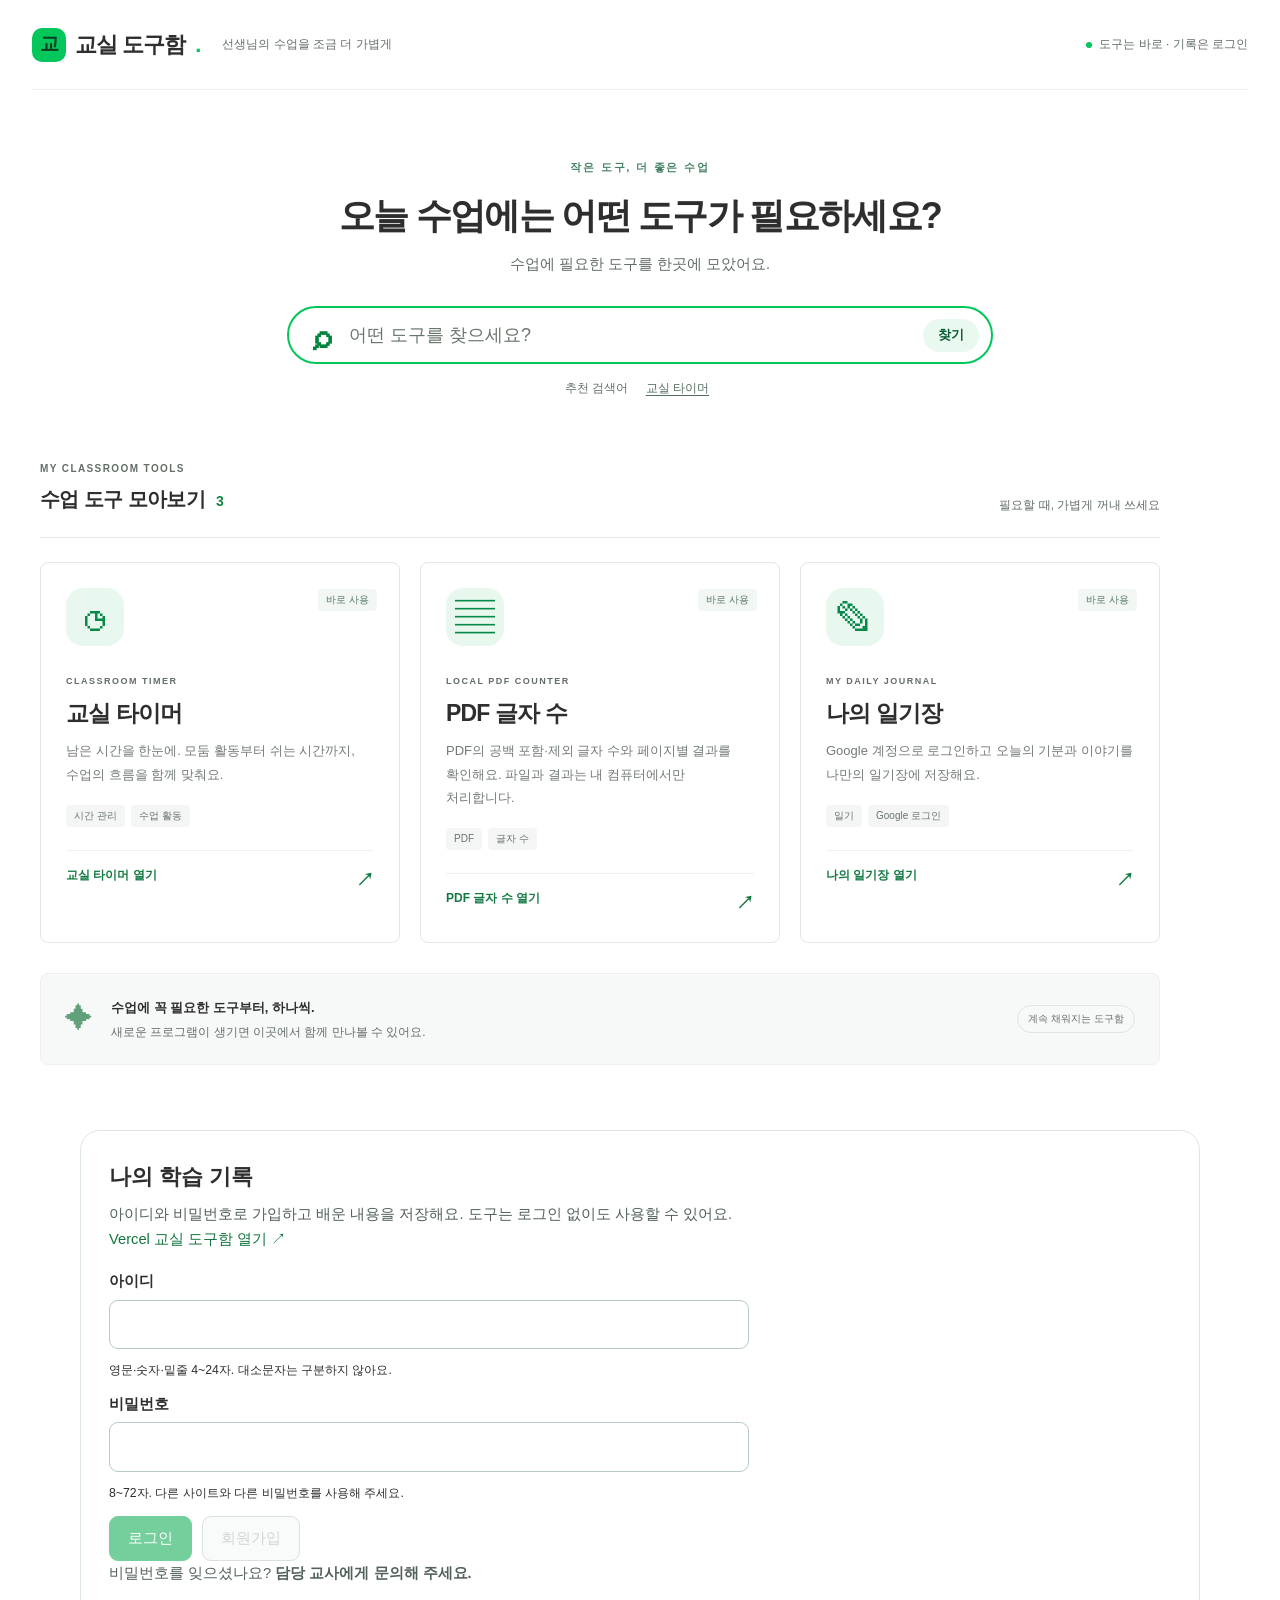
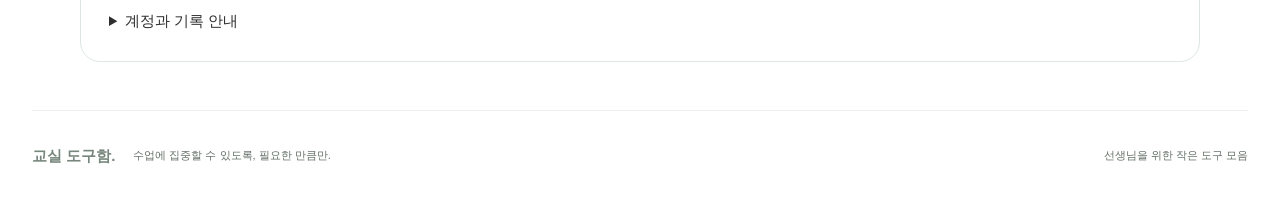
<file: index.html>
<!doctype html>
<html lang="ko">
<head>
  <meta charset="utf-8">
  <meta name="viewport" content="width=device-width, initial-scale=1">
  <meta name="theme-color" content="#03c75a">
  <meta name="description" content="수업에 필요한 도구를 한곳에. 설치 없이 사용하는 교실 타이머와 교사 도구 허브.">
  <title>교실 도구함 · 수업에 필요한 작은 도구들</title>
  <link rel="stylesheet" href="styles.css">
  <script defer src="timer.js"></script>
  <script defer src="app.js"></script>
<link rel="stylesheet" href="account.css"><script type="module" src="account.js"></script>
</head>
<body>
  <a class="skip" href="#main">본문으로 바로가기</a>
  <header class="topbar"><a class="brand" href="#/" aria-label="교실 도구함 홈"><span class="brand-mark">교</span>교실 도구함<span class="brand-dot">.</span></a><span class="top-note">선생님의 수업을 조금 더 가볍게</span><span class="local-badge"><i></i> 도구는 바로 · 기록은 로그인</span></header>
  <main id="main" tabindex="-1">
    <section id="hub-view">
      <div class="hero"><span class="eyebrow">작은 도구, 더 좋은 수업</span><h1>오늘 수업에는<br class="mobile-break"> 어떤 도구가 필요하세요?</h1><p>수업에 필요한 도구를 한곳에 모았어요.</p><form id="search-form" class="search" role="search"><span class="search-symbol" aria-hidden="true">⌕</span><label class="sr-only" for="search">프로그램 검색</label><input id="search" type="search" placeholder="어떤 도구를 찾으세요?" autocomplete="off"><button id="search-clear" type="button" aria-label="검색어 지우기" hidden>×</button><button class="search-submit" aria-label="검색">찾기</button></form><div class="search-hint">추천 검색어 <button type="button" id="suggest-timer">교실 타이머</button></div></div>
      <div class="hub-content"><div class="section-title"><div><span class="eyebrow">MY CLASSROOM TOOLS</span><h2>수업 도구 모아보기 <span id="tool-count">1</span></h2></div><span class="section-note">필요할 때, 가볍게 꺼내 쓰세요</span></div><div id="app-list" class="app-grid"></div><div id="empty-search" class="empty" hidden><span aria-hidden="true">⌕</span><h3>찾는 도구가 없어요</h3><p>다른 검색어를 입력하거나 전체 도구를 확인해 보세요.</p><button id="reset-search" class="button secondary">전체 도구 보기</button></div><p id="search-status" class="sr-only" role="status"></p><aside class="hub-tip"><span class="tip-icon" aria-hidden="true">✦</span><div><strong>수업에 꼭 필요한 도구부터, 하나씩.</strong><p>새로운 프로그램이 생기면 이곳에서 함께 만나볼 수 있어요.</p></div><span class="tip-tag">계속 채워지는 도구함</span></aside></div>
    </section>
    <section id="timer-view" hidden>
      <div class="timer-heading"><a href="#/" class="back-link">← 도구함으로</a><span class="privacy-note">입력한 정보는 저장하지 않아요</span></div>
      <div class="timer-page-title"><span class="eyebrow">CLASSROOM TIMER</span><h1>교실 타이머<span class="brand-dot">.</span></h1><p>활동의 시작부터 마무리까지, 함께 시간을 맞춰요.</p></div>
      <div class="timer-layout"><section id="timer-stage" class="timer-stage" aria-label="교실 타이머"><div class="stage-top"><span class="stage-label"><span class="live-dot"></span> 지금은 집중하는 시간</span><button id="fullscreen" class="icon-button" aria-label="전체 화면으로 보기">⛶ <span>전체 화면</span></button></div><div class="clock-content"><span id="state-label" class="state-pill">준비됐어요</span><div id="clock" class="clock" role="timer" aria-label="남은 시간" aria-live="off">05:00</div><p id="clock-caption">시간을 정하고 시작해 보세요</p><div class="progress-track" role="progressbar" aria-label="남은 시간 비율" aria-valuemin="0" aria-valuemax="100" aria-valuenow="100" id="progress"><div id="progress-fill"></div></div></div><div class="timer-controls"><button id="start" class="button primary"><span aria-hidden="true">▶</span> <span id="start-label">시작하기</span></button><button id="reset" class="button secondary">↻ 초기화</button></div><div class="stage-bottom"><span>수업의 흐름에 맞춰 자유롭게 사용하세요</span><span class="fullscreen-hint">Esc 키로 전체 화면 종료</span></div></section>
      <aside class="settings card"><div class="settings-title"><span class="settings-icon" aria-hidden="true">◷</span><h2>시간 설정</h2></div><p class="settings-description">활동에 필요한 시간을 정해 주세요.</p><fieldset id="time-fields"><legend class="sr-only">타이머 시간 설정</legend><span class="field-label">빠른 시간 선택</span><div class="presets"><button type="button" data-minutes="1">1분</button><button type="button" data-minutes="3">3분</button><button type="button" data-minutes="5" aria-pressed="true">5분</button><button type="button" data-minutes="10">10분</button></div><div class="divider"></div><span class="field-label">직접 입력</span><div class="time-inputs"><div><label for="minutes">분</label><input id="minutes" type="number" min="0" max="99" step="1" value="5" inputmode="numeric" aria-describedby="input-help input-error"></div><span class="colon" aria-hidden="true">:</span><div><label for="seconds">초</label><input id="seconds" type="number" min="0" max="59" step="1" value="0" inputmode="numeric" aria-describedby="input-help input-error"></div></div><p id="input-help" class="input-help">1초부터 99분 59초까지 설정할 수 있어요.</p></fieldset><p id="input-error" class="error" role="alert" hidden></p><p id="locked-help" class="input-help" hidden>시간을 바꾸려면 먼저 초기화해 주세요.</p><div class="divider"></div><label class="sound-row" for="sound"><span><strong>종료 알림음</strong><small>시간이 끝나면 소리로 알려드려요</small></span><input id="sound" type="checkbox" role="switch" checked></label><button id="test-sound" class="text-button" type="button">♪ 알림음 미리 듣기</button><p id="notice" class="notice" role="status"></p><div class="settings-tip"><strong>수업 전 확인해 주세요</strong><p>PC 음량과 절전 설정을 확인하면<br>더 편하게 사용할 수 있어요.</p></div></aside></div>
      <p id="timer-announcement" class="sr-only" role="status" aria-live="polite"></p>
    </section>
    <section id="not-found" class="empty" hidden><h1>페이지를 찾을 수 없어요</h1><a href="#/" class="button primary">도구함으로 돌아가기</a></section>
    <section class="account-panel" id="account-panel" aria-labelledby="account-name">
      <h2 id="account-name">나의 학습 기록</h2>
      <p>아이디와 비밀번호로 가입하고 배운 내용을 저장해요. 도구는 로그인 없이도 사용할 수 있어요.</p>
      <p><a class="account-link" href="https://classroom-toolbox-seven.vercel.app/">Vercel 교실 도구함 열기 ↗</a></p>
      <form id="auth-form" method="post">
        <label for="username">아이디<input id="username" name="username" autocomplete="username" pattern="[A-Za-z0-9_]{4,24}" minlength="4" maxlength="24" required aria-describedby="username-help"></label>
        <small id="username-help">영문·숫자·밑줄 4~24자. 대소문자는 구분하지 않아요.</small>
        <label for="password">비밀번호<input id="password" name="password" type="password" autocomplete="current-password" minlength="8" maxlength="72" required aria-describedby="password-help"></label>
        <small id="password-help">8~72자. 다른 사이트와 다른 비밀번호를 사용해 주세요.</small>
        <div class="account-actions"><button class="primary" type="submit" id="login" disabled>로그인</button><button type="submit" id="signup" disabled>회원가입</button></div>
      </form>
      <p>비밀번호를 잊으셨나요? <strong>담당 교사에게 문의해 주세요.</strong></p>
      <button id="logout" type="button" hidden>로그아웃</button>
      <p id="account-status" class="account-status" role="status" aria-live="polite"></p>
      <div id="learning-area" hidden>
        <h3>오늘의 학습 남기기</h3>
        <form id="record-form">
          <label for="studied-on">학습 날짜<input id="studied-on" type="date" required></label>
          <label for="subject">과목·활동<input id="subject" maxlength="80" required placeholder="예: 지리 · 기후 단원"></label>
          <label for="learning-minutes">학습 시간(분)<input id="learning-minutes" type="number" min="1" max="1440" step="1" required></label>
          <label for="learning-content">배운 내용<textarea id="learning-content" maxlength="4000" required placeholder="오늘 배운 내용과 느낀 점을 적어 보세요."></textarea></label>
          <button class="primary" type="submit">학습 기록 저장</button>
        </form>
        <h3>나의 기록</h3><p id="record-summary"></p><button id="reload-records" type="button">다시 불러오기</button><div id="records"></div>
      </div>
      <details><summary>계정과 기록 안내</summary><p>아이디·인증 정보와 학습 기록은 Supabase 서울 리전에 저장합니다. 본인 계정에서 기록을 확인·삭제할 수 있어요. 공용 컴퓨터에서는 사용 후 로그아웃해 주세요. 회원 탈퇴와 계정 복구는 담당 교사에게 문의해 주세요.</p></details>
    </section>
  </main>
  <footer><a class="footer-brand" href="#/">교실 도구함.</a><span>수업에 집중할 수 있도록, 필요한 만큼만.</span><span class="footer-right">선생님을 위한 작은 도구 모음</span></footer>
  <dialog id="leave-dialog"><h2>도구함으로 돌아갈까요?</h2><p>이동하면 실행 중인 타이머가 종료됩니다.</p><div class="dialog-actions"><button id="leave-cancel" class="button secondary">계속 사용하기</button><button id="leave-confirm" class="button primary">이동하기</button></div></dialog>
</body>
</html>
</file>
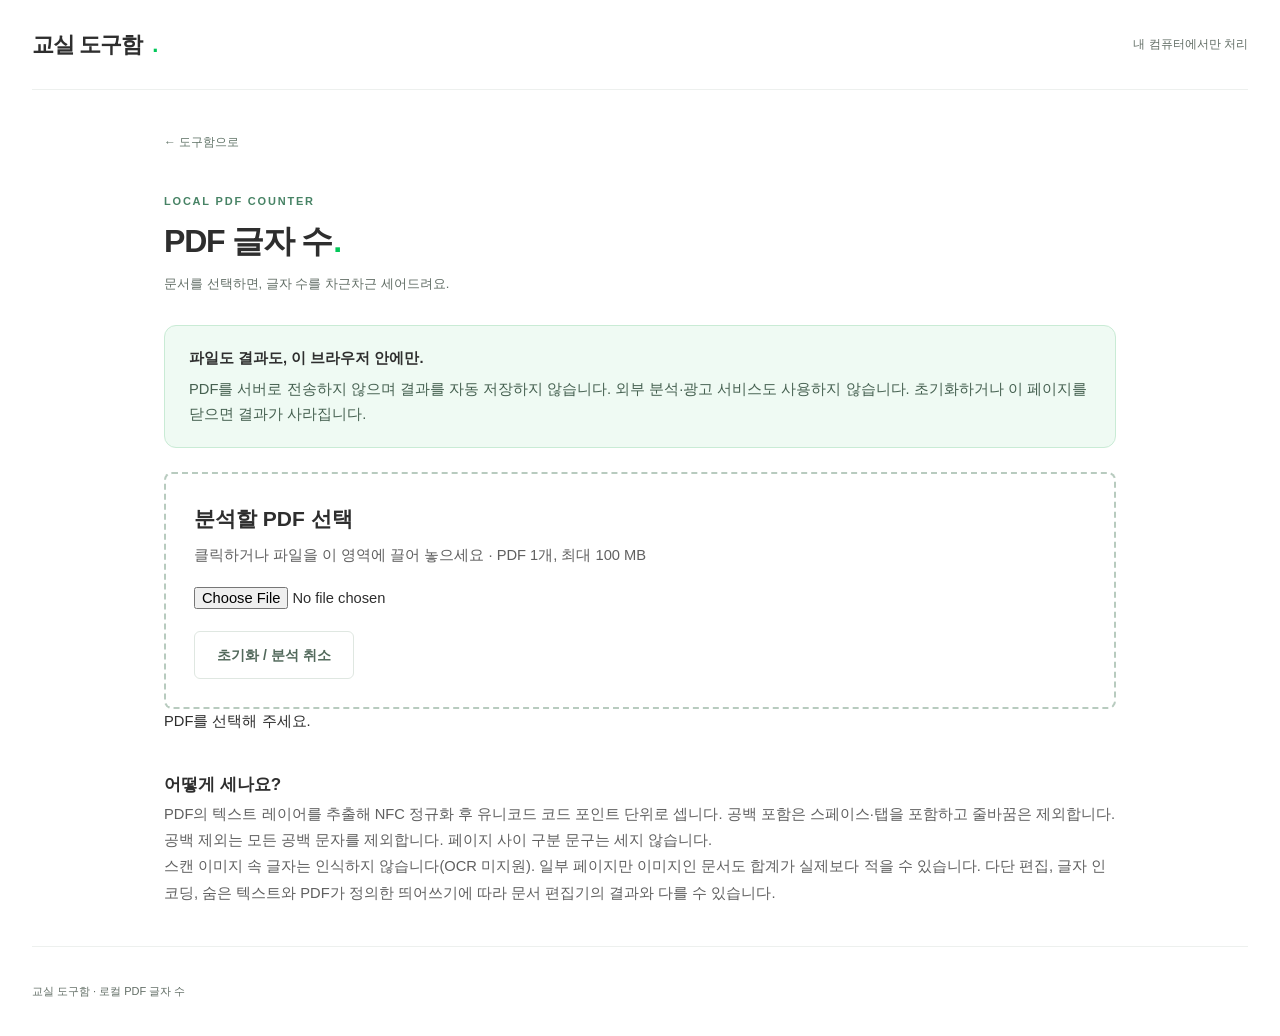
<file: pdf-counter/index.html>
<!doctype html>
<html lang="ko"><head><meta charset="utf-8"><meta name="viewport" content="width=device-width,initial-scale=1"><meta http-equiv="Content-Security-Policy" content="default-src 'none'; script-src 'self'; worker-src 'self' blob:; connect-src 'self'; style-src 'self'; img-src 'self' data:; base-uri 'none'; form-action 'none'; object-src 'none'"><title>PDF 글자 수 · 교실 도구함</title><link rel="stylesheet" href="../styles.css"><link rel="stylesheet" href="counter.css"><script defer src="bootstrap.js"></script></head><body>
<header class="topbar"><a class="brand" href="../index.html">교실 도구함<span class="brand-dot">.</span></a><span class="local-badge">내 컴퓨터에서만 처리</span></header>
<main class="pdf-main"><a class="back-link" href="../index.html">← 도구함으로</a><div class="timer-page-title"><span class="eyebrow">LOCAL PDF COUNTER</span><h1>PDF 글자 수<span class="brand-dot">.</span></h1><p>문서를 선택하면, 글자 수를 차근차근 세어드려요.</p></div>
<aside class="privacy"><strong>파일도 결과도, 이 브라우저 안에만.</strong><p>PDF를 서버로 전송하지 않으며 결과를 자동 저장하지 않습니다. 외부 분석·광고 서비스도 사용하지 않습니다. 초기화하거나 이 페이지를 닫으면 결과가 사라집니다.</p></aside>
<section class="card upload"><label for="pdf-file"><strong>분석할 PDF 선택</strong><span>클릭하거나 파일을 이 영역에 끌어 놓으세요 · PDF 1개, 최대 100 MB</span></label><input type="file" id="pdf-file" accept=".pdf,application/pdf"><div class="actions"><button id="clear" class="button secondary" type="button">초기화 / 분석 취소</button></div></section>
<p id="status" role="status" aria-live="polite">PDF를 선택해 주세요.</p><progress id="progress" value="0" max="1" hidden aria-label="페이지 분석 진행률"></progress>
<section id="result" hidden><h2 id="filename"></h2><div class="metrics"><article class="card"><span>공백 포함</span><strong id="with-space">0</strong><small>자</small></article><article class="card"><span>공백 제외</span><strong id="without-space">0</strong><small>자</small></article><article class="card"><span>전체 페이지</span><strong id="pages">0</strong><small>쪽</small></article></div><p id="warning" class="privacy"></p><details open><summary>페이지별 글자 수</summary><div class="table-wrap"><table><thead><tr><th>페이지</th><th>공백 포함</th><th>공백 제외</th><th>상태</th></tr></thead><tbody id="page-rows"></tbody></table></div></details><details><summary>추출한 텍스트 확인</summary><p>읽기 순서·띄어쓰기는 원본과 다를 수 있습니다.</p><pre id="text"></pre></details></section>
<aside class="count-help"><h2>어떻게 세나요?</h2><p>PDF의 텍스트 레이어를 추출해 NFC 정규화 후 유니코드 코드 포인트 단위로 셉니다. 공백 포함은 스페이스·탭을 포함하고 줄바꿈은 제외합니다. 공백 제외는 모든 공백 문자를 제외합니다. 페이지 사이 구분 문구는 세지 않습니다.</p><p>스캔 이미지 속 글자는 인식하지 않습니다(OCR 미지원). 일부 페이지만 이미지인 문서도 합계가 실제보다 적을 수 있습니다. 다단 편집, 글자 인코딩, 숨은 텍스트와 PDF가 정의한 띄어쓰기에 따라 문서 편집기의 결과와 다를 수 있습니다.</p></aside>
</main><footer>교실 도구함 · 로컬 PDF 글자 수</footer></body></html>
</file>
<file: styles.css>
:root{--page-bg:#fff;--text-body:#2e2e2e;--brand-primary:#03c75a;--border-default:#e3e5e8;--surface-subtle:#f5f7f8;--green-dark:#075c32;--muted:#727b77}*{box-sizing:border-box}body{margin:0;color:var(--text-body);background:var(--page-bg);font:14.7px/1.6 -apple-system,BlinkMacSystemFont,"Malgun Gothic","맑은 고딕",sans-serif}button,input{font:inherit}button,a,input{-webkit-tap-highlight-color:transparent}button{cursor:pointer}a{color:inherit;text-decoration:none}button:disabled{cursor:default;opacity:.45}[hidden]{display:none!important}:focus-visible{outline:2px solid #176bce;outline-offset:4px}button{transition:background .15s,color .15s}h1,h2,h3,p{margin:0}.sr-only,.skip{position:absolute;width:1px;height:1px;padding:0;overflow:hidden;clip:rect(0,0,0,0);white-space:nowrap}.skip:focus{width:auto;height:auto;clip:auto;padding:12px;z-index:10;background:white}.topbar{max-width:1280px;margin:0 auto;height:90px;display:flex;align-items:center;gap:22px;border-bottom:1px solid #edf0ee}.brand{font-weight:800;font-size:22px;letter-spacing:-1px;display:flex;align-items:center;gap:9px}.brand-mark{font-size:19px;display:grid;place-items:center;background:var(--brand-primary);width:34px;height:34px;border-radius:10px;color:#053e22}.brand-dot{color:var(--brand-primary);margin-left:1px}.top-note{color:#818883;font-size:12px}.local-badge{margin-left:auto;font-size:12px;color:#62736a;display:flex;align-items:center;gap:7px}.local-badge i,.live-dot{width:6px;height:6px;background:var(--brand-primary);border-radius:50%;display:inline-block}main{min-height:calc(100vh - 180px)}.hero{text-align:center;padding:65px 20px 56px}.eyebrow{font-size:11px;font-weight:700;letter-spacing:1.8px;color:#478365}.hero h1{font-size:36px;letter-spacing:-1.7px;line-height:1.4;margin-top:12px}.hero>p{color:var(--muted);margin-top:12px}.search{max-width:706px;height:58px;display:flex;align-items:center;border:2px solid var(--brand-primary);border-radius:30px;margin:30px auto 0;padding:0 12px 0 24px;gap:16px;text-align:left}.search-symbol{font-size:35px;font-weight:700;color:#00843d;line-height:1}.search input{border:0;outline:none;min-width:0;flex:1;font-size:18px;background:none}.search input::placeholder{color:#9ca59f}.search:focus-within{box-shadow:0 0 0 3px #03c75a18}.search button{border:0;background:none;font-size:20px;color:#427254}.search .search-submit{font-size:13px;border-radius:20px;background:#eaf9f0;padding:6px 15px;color:var(--green-dark);font-weight:700}.search-hint{margin-top:14px;color:#8c948f;font-size:12px}.search-hint button{margin-left:8px;border:0;background:none;color:#536d5e;font-size:12px;text-decoration:underline;text-underline-offset:3px}.hub-content{max-width:1120px;margin:0 auto 65px}.section-title{display:flex;justify-content:space-between;align-items:end;padding-bottom:22px;border-bottom:1px solid var(--border-default);margin-bottom:24px}.section-title .eyebrow{font-size:10px;letter-spacing:1.4px;color:#8a958e}.section-title h2{font-size:20px;letter-spacing:-.6px;margin-top:4px}.section-title h2>span{font-size:14px;color:#148346;margin-left:6px}.section-note{font-size:12px;color:#869089}.app-grid{display:grid;grid-template-columns:repeat(3,minmax(0,1fr));gap:20px}.app-card{border:1px solid var(--border-default);border-radius:8px;padding:25px;position:relative;display:block;background:white}.app-card:hover{border-color:#8acfa8;background:#fcfffd}.app-icon{width:58px;height:58px;display:grid;place-items:center;border-radius:17px;background:#e8f8ee;color:#07894a;font-size:40px;line-height:1;margin-bottom:22px}.app-badge{position:absolute;right:22px;top:26px;font-size:10px;padding:3px 8px;background:#f2f7f4;color:#537762;border-radius:4px}.app-label{font-size:9px;letter-spacing:1.5px;font-weight:700;color:#8d9991}.app-card h3{font-size:23px;letter-spacing:-.8px;margin:3px 0 8px}.app-card p{font-size:13px;color:#727b76;line-height:1.8;min-height:48px;word-break:keep-all}.tags{display:flex;gap:6px;margin:18px 0 23px}.tags span{font-size:10px;background:#f4f6f5;color:#66746b;border-radius:4px;padding:3px 8px}.app-action{display:flex;justify-content:space-between;border-top:1px solid #eef1ef;padding-top:15px;font-size:12px;font-weight:700;color:#147a43}.app-action span{font-size:18px}.hub-tip{margin-top:30px;background:#f7f9f8;border:1px solid #edf1ee;border-radius:8px;padding:22px 24px;display:flex;align-items:center;gap:18px}.tip-icon{color:#61a17a;font-size:28px}.hub-tip strong{font-size:13px}.hub-tip p{font-size:12px;color:#828b85;margin-top:3px}.tip-tag{margin-left:auto;font-size:10px;color:#89978d;border:1px solid #dde5df;border-radius:20px;padding:5px 10px}footer{max-width:1280px;margin:0 auto;border-top:1px solid #edf0ee;min-height:90px;display:flex;align-items:center;gap:18px;font-size:11px;color:#929992}.footer-brand{font-weight:800;font-size:15px;color:#78877d}.footer-right{margin-left:auto}.mobile-break{display:none}.empty{text-align:center;padding:60px 20px}.empty>span{font-size:44px;color:#90aa9a}.empty p{margin:12px 0 20px;color:var(--muted)}#timer-view{max-width:1120px;margin:0 auto;padding-bottom:55px}.timer-heading{display:flex;justify-content:space-between;padding-top:24px;align-items:center}.back-link{font-size:12px;color:#627569}.back-link:hover{text-decoration:underline}.privacy-note{font-size:11px;color:#929b95}.timer-page-title{margin:35px 0 30px}.timer-page-title h1{font-size:32px;letter-spacing:-1.2px;margin-top:4px}.timer-page-title p{margin-top:7px;color:#7a857d;font-size:13px}.timer-layout{display:grid;grid-template-columns:minmax(0,1fr) 315px;gap:24px;align-items:start}.timer-stage{border:1px solid #dce8e0;border-radius:8px;padding:24px 28px;background:#fcfefd;display:flex;flex-direction:column;min-width:0}.stage-top{display:flex;align-items:center;justify-content:space-between;gap:10px}.stage-label{font-size:12px;color:#5a7865;display:flex;gap:8px;align-items:center}.icon-button{border:1px solid #e1e9e4;background:white;border-radius:5px;font-size:17px;color:#5e7166;padding:4px 9px;white-space:nowrap}.icon-button span{font-size:11px;margin-left:3px}.icon-button:hover{background:#edf7f1}.clock-content{text-align:center;padding:40px 0 30px}.state-pill{display:inline-block;background:#edf6f0;color:#47785c;padding:4px 12px;border-radius:20px;font-size:11px;font-weight:700}.clock{font-family:ui-monospace,"Cascadia Code",Consolas,monospace;font-variant-numeric:tabular-nums;font-size:clamp(64px,9.8vw,138px);letter-spacing:-8px;line-height:1.45;font-weight:600;color:#183e2b;margin:8px 0}.clock-content p{font-size:12px;color:#7f8e84}.progress-track{height:5px;background:#e7eee9;border-radius:10px;overflow:hidden;width:80%;margin:32px auto 0}.progress-track>div{height:100%;width:100%;background:var(--brand-primary);border-radius:10px}.timer-controls{display:flex;justify-content:center;gap:10px}.button{display:inline-flex;align-items:center;justify-content:center;gap:9px;padding:12px 22px;border-radius:6px;border:1px solid transparent;font-size:14px;font-weight:700;min-height:46px}.primary{background:var(--brand-primary);color:#053c21}.primary:hover{background:#08b354}.secondary{background:white;border-color:#dfe7e1;color:#52695b}.secondary:hover{background:#f0f6f2}#start{min-width:182px}.stage-bottom{display:flex;justify-content:center;border-top:1px solid #eaf0ec;margin-top:32px;padding-top:17px;font-size:10px;color:#8f9c93}.fullscreen-hint{display:none}.card{border:1px solid var(--border-default);border-radius:8px;padding:24px}.settings-title{display:flex;align-items:center;gap:8px}.settings-title h2{font-size:16px}.settings-icon{font-size:22px;color:#59956e}.settings-description{font-size:11px;color:#859087;margin:6px 0 22px}fieldset{padding:0;margin:0;border:0;min-width:0}.field-label{font-size:12px;font-weight:700;color:#5c6c61}.presets{display:grid;grid-template-columns:repeat(4,1fr);gap:6px;margin-top:10px}.presets button{border:1px solid #e0e7e2;background:white;border-radius:5px;padding:8px 0;font-size:12px;color:#64766a}.presets button[aria-pressed=true]{background:#eaf9f0;border-color:#7bc89a;color:#126536;font-weight:700}.presets button:hover{background:#edf7f0}.divider{height:1px;background:#edf0ee;margin:22px 0}.time-inputs{display:flex;gap:12px;align-items:end;margin-top:12px}.time-inputs>div{flex:1;min-width:0}.time-inputs label{font-size:11px;color:#829087;display:block;margin-bottom:5px}.time-inputs input{width:100%;height:48px;border:1px solid #dee6e0;border-radius:5px;text-align:center;font-size:22px;color:#32543e;background:#fff;font-variant-numeric:tabular-nums}.time-inputs input[aria-invalid=true]{border-color:#bc4231}.colon{height:48px;line-height:48px;color:#829087}.input-help{font-size:10px;color:#7c8a81;margin-top:10px}.sound-row{display:flex;align-items:center;justify-content:space-between;gap:10px}.sound-row strong{display:block;font-size:12px}.sound-row small{display:block;color:#86928a;font-size:10px;margin-top:4px}.sound-row input{appearance:none;width:35px;height:21px;background:#aab5ae;border-radius:20px;position:relative;flex-shrink:0;cursor:pointer}.sound-row input:checked{background:#119a50}.sound-row input:before{content:"";position:absolute;width:15px;height:15px;border-radius:50%;background:white;left:3px;top:3px}.sound-row input:checked:before{left:17px}.text-button{border:0;background:none;color:#326d48;font-size:11px;padding:9px 0;text-decoration:underline;text-underline-offset:3px}.settings-tip{padding:14px;background:#f6f8f6;border-radius:5px;margin-top:15px}.settings-tip strong{font-size:11px;color:#68796c}.settings-tip p{font-size:10px;color:#89948c;margin-top:5px}.error,.notice{font-size:11px;color:#a43c29;margin-top:8px;overflow-wrap:anywhere}.notice:empty{display:none}[data-state=finished] .state-pill{background:#fff0de;color:#8e4e0c}[data-state=finished] .clock{color:#a15916}[data-state=paused] .state-pill{background:#fff5de;color:#855f20}dialog{border:1px solid var(--border-default);border-radius:12px;padding:28px;max-width:calc(100vw - 32px);box-shadow:0 15px 70px #12322222}dialog::backdrop{background:#132b2166}dialog h2{font-size:20px}dialog p{margin:12px 0 24px;color:#6a786e;font-size:13px}.dialog-actions{display:flex;gap:8px;justify-content:flex-end}#timer-stage:fullscreen{background:#fcfefd;padding:32px 5vw;border:0;border-radius:0;width:100%;height:100%;overflow:auto;justify-content:space-between}#timer-stage:fullscreen .clock-content{padding:10px 0}#timer-stage:fullscreen .clock{font-size:clamp(64px,min(22vw,35vh),340px);letter-spacing:-.05em;line-height:1.2}#timer-stage:fullscreen .clock-caption{font-size:20px}#timer-stage:fullscreen .state-pill{font-size:16px}#timer-stage:fullscreen .stage-bottom{justify-content:space-between}#timer-stage:fullscreen .fullscreen-hint{display:inline}#timer-stage:fullscreen .progress-track{margin-top:20px}#timer-stage:fullscreen .button{font-size:18px;min-height:54px}.timer-stage:fullscreen .timer-controls{margin-top:12px}@media(min-width:1600px){.hero{padding-top:80px;padding-bottom:65px}}@media(max-width:1350px){.topbar,footer{margin-left:32px;margin-right:32px}.hub-content,#timer-view{margin-left:40px;margin-right:40px}}@media(max-width:1023px){.app-grid{grid-template-columns:repeat(2,minmax(0,1fr))}.timer-layout{grid-template-columns:1fr}.settings{max-width:none}.clock{font-size:clamp(80px,17vw,150px)}.settings-tip br{display:none}.settings-description{margin-bottom:15px}.top-note{display:none}.clock-content{padding-top:25px}}@media(max-width:600px){.topbar{height:72px;margin:0 20px}.brand{font-size:18px}.brand-mark{width:29px;height:29px;font-size:16px}.local-badge{font-size:10px}.hero{padding:44px 20px 40px}.hero h1{font-size:27px;letter-spacing:-1px}.hero>p{font-size:12px}.mobile-break{display:block}.search{height:54px;padding-left:16px;gap:10px}.search input{font-size:14px}.search .search-submit{font-size:11px;padding:5px 10px}.hub-content,#timer-view{margin-left:20px;margin-right:20px}.app-grid{grid-template-columns:1fr}.section-note,.tip-tag,.privacy-note{display:none}.section-title h2{font-size:19px}.hub-tip{padding:18px 16px;gap:12px}.hub-tip strong{font-size:12px}.hub-tip p{font-size:11px}.hub-content{margin-bottom:40px}footer{margin:0 20px;flex-wrap:wrap;gap:8px 12px;padding:20px 0}.footer-right{width:100%;margin:0}.timer-page-title{margin:25px 0}.timer-page-title h1{font-size:28px}.timer-page-title p{font-size:11px}.timer-stage{padding:18px 16px}.stage-label{font-size:10px}.icon-button{font-size:15px}.clock{font-size:clamp(60px,19vw,110px);letter-spacing:-4px}.clock-content{padding:28px 0}.clock-content p{font-size:11px}#start{min-width:0;flex:1}.timer-controls .button{padding:11px 16px}.stage-bottom{font-size:9px}.settings{padding:20px}.dialog-actions{flex-wrap:wrap}#timer-stage:fullscreen{padding:20px}#timer-stage:fullscreen .clock{font-size:clamp(50px,min(23vw,35vh),340px)}#timer-stage:fullscreen .stage-bottom{flex-wrap:wrap;gap:8px}}@media(prefers-reduced-motion:reduce){*{transition:none!important;scroll-behavior:auto!important}}
:root{--muted:#626e66}
/* Keep small helper text readable on white and pale surfaces. */
.top-note,.local-badge,.section-note,.section-title .eyebrow,.search-hint,.app-label,.hub-tip p,.tip-tag,.privacy-note,.timer-page-title p,.clock-content p,.stage-bottom,.settings-description,.time-inputs label,.input-help,.sound-row small,.settings-tip p,footer{color:#626e66}
.search input::placeholder{color:#69766d}
</file>
<file: account.css>
.account-panel{max-width:1120px;margin:24px auto 48px;padding:28px;border:1px solid #dce7df;border-radius:20px;background:#fff}.account-panel h2{margin:0 0 8px}.account-panel h3{margin-top:26px}.account-panel form{display:grid;gap:12px;max-width:640px;margin-top:18px}.account-panel label{display:grid;gap:6px;font-weight:600}.account-panel input,.account-panel textarea{width:100%;padding:12px;border:1px solid #b9cbbf;border-radius:9px;font:inherit;box-sizing:border-box}.account-panel textarea{min-height:110px;resize:vertical}.account-actions{display:flex;gap:10px;flex-wrap:wrap}.account-panel button{cursor:pointer;padding:10px 18px;border:1px solid #b9cbbf;border-radius:9px;background:#f4f8f5;font:inherit}.account-panel button.primary{background:#03a94d;color:white;border-color:#03a94d}.account-panel button:disabled{opacity:.55;cursor:wait}.account-panel p{line-height:1.7;color:#526159}.record{padding:18px 0;border-bottom:1px solid #e4ece6}.record p{white-space:pre-wrap;overflow-wrap:anywhere}.record button{font-size:14px}.account-status{min-height:1.6em}.account-link{color:#13753d}.account-panel [hidden]{display:none!important}@media(max-width:720px){.account-panel{margin:16px;padding:20px}}
</file>
<file: pdf-counter/counter.css>
﻿.pdf-main{max-width:1000px;margin:40px auto;padding:0 24px}.privacy{background:#effaf3;border:1px solid #c9ebd5;border-radius:12px;padding:20px 24px;line-height:1.7}.privacy p{margin:6px 0 0;color:#466151}.upload{margin-top:24px;padding:28px;border:2px dashed #b8cbbf}.upload.drag{border-color:#03c75a;background:#effaf3}.upload label{display:block;cursor:pointer}.upload label strong{font-size:21px;display:block}.upload label span{display:block;margin:8px 0 20px;color:#606060}.upload input{max-width:100%;font:inherit}.actions{margin-top:20px}.metrics{display:grid;grid-template-columns:repeat(3,1fr);gap:16px;margin:20px 0}.metrics article{padding:24px}.metrics span{display:block;color:#606060}.metrics strong{display:inline-block;font-size:40px;letter-spacing:-1px;margin:10px 8px 0 0}.metrics small{color:#606060}progress{width:100%;accent-color:#03c75a}#filename{overflow-wrap:anywhere;font-size:20px}details{border:1px solid #e3e5e8;border-radius:10px;margin:16px 0;padding:20px}summary{cursor:pointer;font-weight:700}.table-wrap{max-height:380px;overflow:auto}table{width:100%;border-collapse:collapse;margin-top:16px;text-align:right}th,td{padding:12px;border-bottom:1px solid #e3e5e8}th:first-child,td:first-child{text-align:left}pre{white-space:pre-wrap;overflow-wrap:anywhere;max-height:400px;overflow:auto;font:14px/1.8 'Malgun Gothic',sans-serif}.count-help{margin:36px 0;color:#606060;line-height:1.8}.count-help h2{font-size:17px;color:#2e2e2e}#status{line-height:1.7}button:disabled{opacity:.5}@media(max-width:640px){.metrics{grid-template-columns:1fr}.metrics strong{font-size:32px}th,td{padding:10px 6px;font-size:13px}.pdf-main{padding:0 16px}}
</file>
